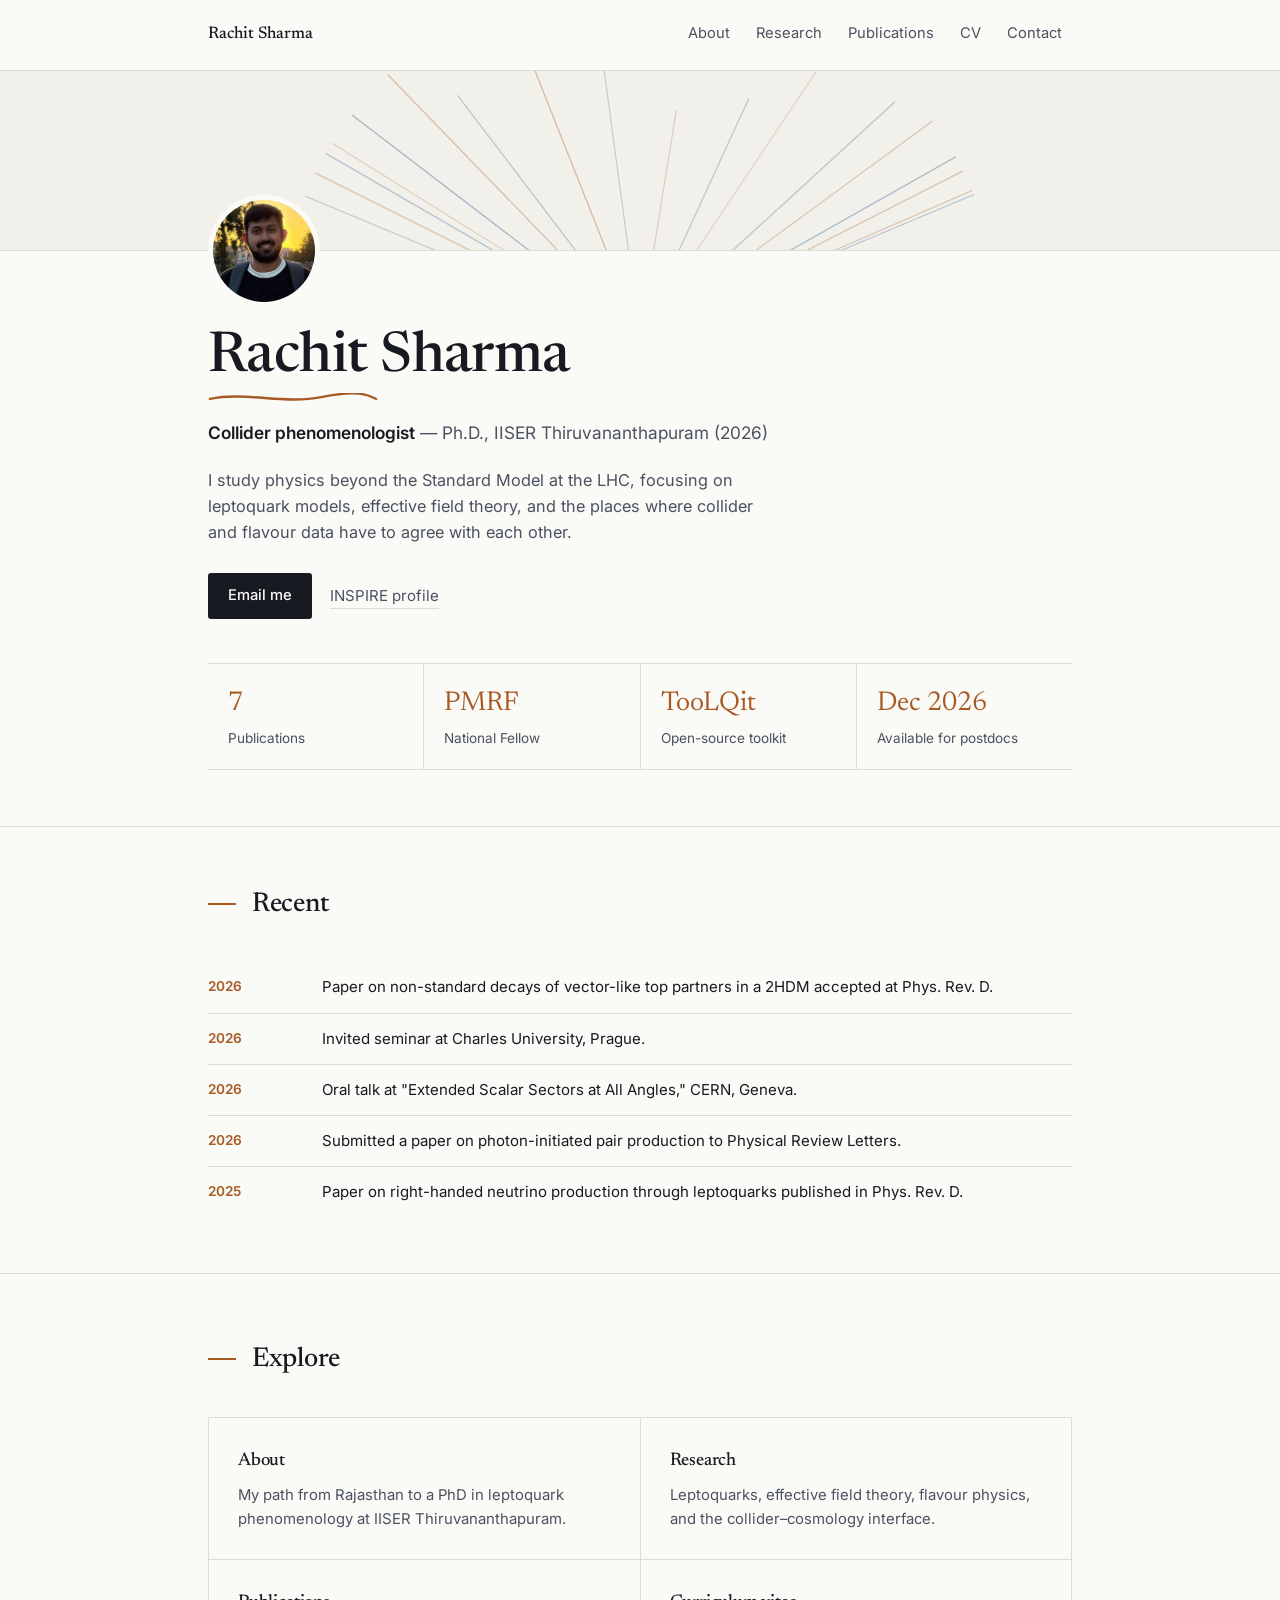
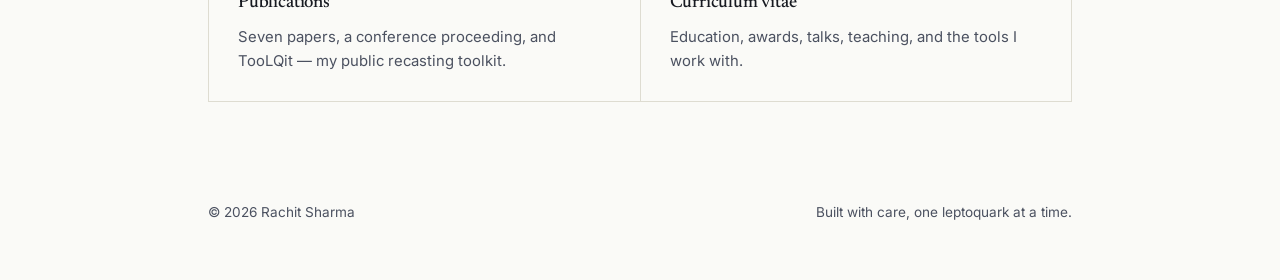
<file: index.html>
<!DOCTYPE html>
<html lang="en">
<head>
<meta charset="UTF-8">
<meta name="viewport" content="width=device-width, initial-scale=1.0">
<title>Rachit Sharma — Collider Phenomenology</title>
<meta name="description" content="Rachit Sharma is a physicist working on the collider phenomenology of leptoquarks, effective field theory, and the flavour–collider interface.">
<meta property="og:title" content="Rachit Sharma">
<meta property="og:description" content="Collider phenomenologist working on leptoquarks, effective field theory, and the flavour–collider interface.">
<meta property="og:type" content="website">
<link rel="icon" href="data:image/svg+xml,%3Csvg xmlns='http://www.w3.org/2000/svg' viewBox='0 0 64 64'%3E%3Crect width='64' height='64' rx='10' fill='%23171A21'/%3E%3Ctext x='32' y='44' font-family='Georgia,serif' font-size='34' fill='%23FAFAF7' text-anchor='middle'%3ER%3C/text%3E%3C/svg%3E">
<link rel="preconnect" href="https://fonts.googleapis.com">
<link rel="preconnect" href="https://fonts.gstatic.com" crossorigin>
<link href="https://fonts.googleapis.com/css2?family=Newsreader:ital,wght@0,400;0,500;0,600;1,400;1,500&family=Inter:wght@400;500;600;700&display=swap" rel="stylesheet">
<link rel="stylesheet" href="style.css">
</head>
<body>

<header class="site">
  <div class="navbar">
    <span class="name"><a href="index.html">Rachit Sharma</a></span>
    <button class="nav-toggle" aria-label="Toggle navigation"><span></span></button>
    <nav class="links" aria-label="Primary">
      <a href="about.html">About</a>
      <a href="research.html">Research</a>
      <a href="publications.html">Publications</a>
      <a href="cv.html">CV</a>
      <a href="contact.html">Contact</a>
    </nav>
  </div>
</header>

<main>

  <section class="hero">
    <div class="banner" aria-hidden="true">
      <svg viewBox="0 0 1200 180" preserveAspectRatio="xMidYMax slice" xmlns="http://www.w3.org/2000/svg">
        <line class="ray" x1="600" y1="260" x2="20" y2="19" stroke="#24518C" stroke-width="1.2" opacity="0.21" style="animation-delay:0.39s"/>
        <line class="ray" x1="600" y1="260" x2="88" y2="4" stroke="#A85A24" stroke-width="1.2" opacity="0.3" style="animation-delay:0.22s"/>
        <line class="ray" x1="600" y1="260" x2="156" y2="3" stroke="#24518C" stroke-width="1.2" opacity="0.29" style="animation-delay:0.02s"/>
        <line class="ray" x1="600" y1="260" x2="225" y2="26" stroke="#A85A24" stroke-width="1.2" opacity="0.2" style="animation-delay:0.05s"/>
        <line class="ray" x1="600" y1="260" x2="293" y2="25" stroke="#24518C" stroke-width="1.2" opacity="0.36" style="animation-delay:0.07s"/>
        <line class="ray" x1="600" y1="260" x2="361" y2="13" stroke="#A85A24" stroke-width="1.2" opacity="0.32" style="animation-delay:0.57s"/>
        <line class="ray" x1="600" y1="260" x2="429" y2="35" stroke="#24518C" stroke-width="1.2" opacity="0.27" style="animation-delay:0.59s"/>
        <line class="ray" x1="600" y1="260" x2="498" y2="3" stroke="#A85A24" stroke-width="1.2" opacity="0.37" style="animation-delay:0.17s"/>
        <line class="ray" x1="600" y1="260" x2="566" y2="9" stroke="#24518C" stroke-width="1.2" opacity="0.21" style="animation-delay:0.19s"/>
        <line class="ray" x1="600" y1="260" x2="634" y2="49" stroke="#A85A24" stroke-width="1.2" opacity="0.22" style="animation-delay:0.35s"/>
        <line class="ray" x1="600" y1="260" x2="702" y2="38" stroke="#24518C" stroke-width="1.2" opacity="0.26" style="animation-delay:0.33s"/>
        <line class="ray" x1="600" y1="260" x2="771" y2="4" stroke="#A85A24" stroke-width="1.2" opacity="0.19" style="animation-delay:0.12s"/>
        <line class="ray" x1="600" y1="260" x2="839" y2="41" stroke="#24518C" stroke-width="1.2" opacity="0.27" style="animation-delay:0.19s"/>
        <line class="ray" x1="600" y1="260" x2="907" y2="35" stroke="#A85A24" stroke-width="1.2" opacity="0.28" style="animation-delay:0.18s"/>
        <line class="ray" x1="600" y1="260" x2="975" y2="48" stroke="#24518C" stroke-width="1.2" opacity="0.33" style="animation-delay:0.15s"/>
        <line class="ray" x1="600" y1="260" x2="1044" y2="34" stroke="#A85A24" stroke-width="1.2" opacity="0.3" style="animation-delay:0.53s"/>
        <line class="ray" x1="600" y1="260" x2="1112" y2="44" stroke="#24518C" stroke-width="1.2" opacity="0.24" style="animation-delay:0.59s"/>
        <line class="ray" x1="600" y1="260" x2="1180" y2="7" stroke="#A85A24" stroke-width="1.2" opacity="0.27" style="animation-delay:0.45s"/>
      </svg>
    </div>

    <div class="wrap">
      <div class="profile-row">
        <img class="avatar-lg" src="photo.jpg" alt="Rachit Sharma">
      </div>
      <div class="hero-body">
        <h1 class="title">Rachit Sharma</h1>
        <svg class="title-swash" viewBox="0 0 180 10" aria-hidden="true">
          <path d="M2 6 C 40 -2, 80 12, 120 4 S 170 2, 178 6" fill="none" stroke="#A85A24" stroke-width="2.5" stroke-linecap="round"/>
        </svg>
        <p class="role-line"><strong>Collider phenomenologist</strong> — Ph.D., IISER Thiruvananthapuram (2026)</p>
        <p class="lead">I study physics beyond the Standard Model at the LHC, focusing on leptoquark models, effective field theory, and the places where collider and flavour data have to agree with each other.</p>
        <div class="hero-links">
          <a class="btn" href="mailto:rachit.sgnr@gmail.com">Email me</a>
          <a class="text-link" href="https://inspirehep.net/authors/2739739" target="_blank" rel="noopener">INSPIRE profile</a>
        </div>
      </div>

      <div class="stats-row">
        <div class="stat"><span class="num">7</span><span class="lbl">Publications</span></div>
        <div class="stat"><span class="num">PMRF</span><span class="lbl">National Fellow</span></div>
        <div class="stat"><span class="num">TooLQit</span><span class="lbl">Open-source toolkit</span></div>
        <div class="stat"><span class="num">Dec 2026</span><span class="lbl">Available for postdocs</span></div>
      </div>
    </div>
  </section>

  <section>
    <div class="wrap">
      <div class="section-head"><span class="rule"></span><h2>Recent</h2></div>
      <ul class="recent-list">
        <li><span class="when">2026</span><span>Paper on non-standard decays of vector-like top partners in a 2HDM accepted at Phys. Rev. D.</span></li>
        <li><span class="when">2026</span><span>Invited seminar at Charles University, Prague.</span></li>
        <li><span class="when">2026</span><span>Oral talk at "Extended Scalar Sectors at All Angles," CERN, Geneva.</span></li>
        <li><span class="when">2026</span><span>Submitted a paper on photon-initiated pair production to Physical Review Letters.</span></li>
        <li><span class="when">2025</span><span>Paper on right-handed neutrino production through leptoquarks published in Phys. Rev. D.</span></li>
      </ul>
    </div>
  </section>

  <section class="explore">
    <div class="wrap">
      <div class="section-head"><span class="rule"></span><h2>Explore</h2></div>
      <div class="explore-grid">
        <a class="explore-card" href="about.html">
          <h3>About</h3>
          <p>My path from Rajasthan to a PhD in leptoquark phenomenology at IISER Thiruvananthapuram.</p>
        </a>
        <a class="explore-card" href="research.html">
          <h3>Research</h3>
          <p>Leptoquarks, effective field theory, flavour physics, and the collider–cosmology interface.</p>
        </a>
        <a class="explore-card" href="publications.html">
          <h3>Publications</h3>
          <p>Seven papers, a conference proceeding, and TooLQit — my public recasting toolkit.</p>
        </a>
        <a class="explore-card" href="cv.html">
          <h3>Curriculum vitae</h3>
          <p>Education, awards, talks, teaching, and the tools I work with.</p>
        </a>
      </div>
    </div>
  </section>

</main>

<footer>
  <div class="wrap">
    <span>© 2026 Rachit Sharma</span>
    <span>Built with care, one leptoquark at a time.</span>
  </div>
</footer>

<script src="script.js"></script>
</body>
</html>
</file>
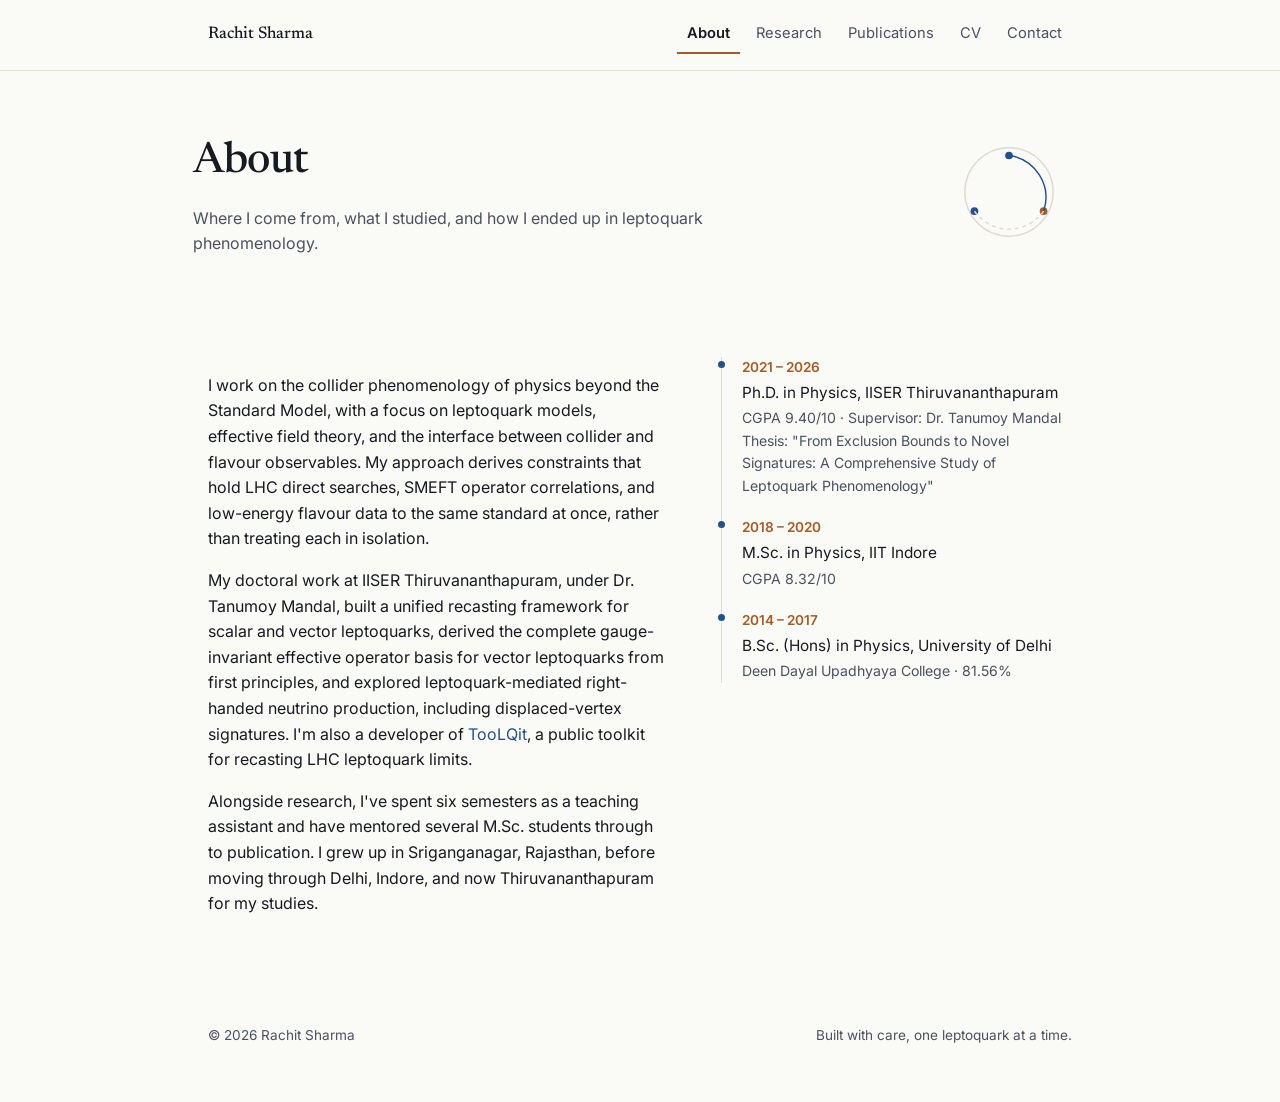
<file: about.html>
<!DOCTYPE html>
<html lang="en">
<head>
<meta charset="UTF-8">
<meta name="viewport" content="width=device-width, initial-scale=1.0">
<title>About — Rachit Sharma</title>
<link rel="icon" href="data:image/svg+xml,%3Csvg xmlns='http://www.w3.org/2000/svg' viewBox='0 0 64 64'%3E%3Crect width='64' height='64' rx='10' fill='%23171A21'/%3E%3Ctext x='32' y='44' font-family='Georgia,serif' font-size='34' fill='%23FAFAF7' text-anchor='middle'%3ER%3C/text%3E%3C/svg%3E">
<link rel="preconnect" href="https://fonts.googleapis.com">
<link rel="preconnect" href="https://fonts.gstatic.com" crossorigin>
<link href="https://fonts.googleapis.com/css2?family=Newsreader:ital,wght@0,400;0,500;0,600;1,400;1,500&family=Inter:wght@400;500;600;700&display=swap" rel="stylesheet">
<link rel="stylesheet" href="style.css">
</head>
<body>

<header class="site">
  <div class="navbar">
    <span class="name"><a href="index.html">Rachit Sharma</a></span>
    <button class="nav-toggle" aria-label="Toggle navigation"><span></span></button>
    <nav class="links" aria-label="Primary">
      <a href="about.html" class="active">About</a>
      <a href="research.html">Research</a>
      <a href="publications.html">Publications</a>
      <a href="cv.html">CV</a>
      <a href="contact.html">Contact</a>
    </nav>
  </div>
</header>

<main>

  <section class="page-hero">
    <div class="wrap" style="display:grid; grid-template-columns:1fr auto; gap:30px; align-items:center; width:100%;">
      <div>
        <h1>About</h1>
        <p>Where I come from, what I studied, and how I ended up in leptoquark phenomenology.</p>
      </div>
      <svg class="motif" viewBox="0 0 100 100" aria-hidden="true">
        <circle cx="50" cy="50" r="46" fill="none" stroke="#DEDCD1" stroke-width="1.5"/>
        <circle cx="50" cy="12" r="4" fill="#24518C"/>
        <circle cx="86" cy="70" r="4" fill="#A85A24"/>
        <circle cx="14" cy="70" r="4" fill="#24518C"/>
        <path d="M50 12 A 44 44 0 0 1 86 70" fill="none" stroke="#24518C" stroke-width="1.5"/>
        <path d="M86 70 A 44 44 0 0 1 14 70" fill="none" stroke="#DEDCD1" stroke-width="1.5" stroke-dasharray="4 4"/>
      </svg>
    </div>
  </section>

  <section style="border-top:none;">
    <div class="wrap">
      <div class="about-grid">
        <div class="prose">
          <p>I work on the collider phenomenology of physics beyond the Standard Model, with a focus on leptoquark models, effective field theory, and the interface between collider and flavour observables. My approach derives constraints that hold LHC direct searches, SMEFT operator correlations, and low-energy flavour data to the same standard at once, rather than treating each in isolation.</p>
          <p>My doctoral work at IISER Thiruvananthapuram, under Dr. Tanumoy Mandal, built a unified recasting framework for scalar and vector leptoquarks, derived the complete gauge-invariant effective operator basis for vector leptoquarks from first principles, and explored leptoquark-mediated right-handed neutrino production, including displaced-vertex signatures. I'm also a developer of <a href="https://arxiv.org/abs/2412.19729" target="_blank" rel="noopener">TooLQit</a>, a public toolkit for recasting LHC leptoquark limits.</p>
          <p>Alongside research, I've spent six semesters as a teaching assistant and have mentored several M.Sc. students through to publication. I grew up in Sriganganagar, Rajasthan, before moving through Delhi, Indore, and now Thiruvananthapuram for my studies.</p>
        </div>
        <ul class="timeline">
          <li>
            <div class="yr">2021 – 2026</div>
            <p class="what">Ph.D. in Physics, IISER Thiruvananthapuram</p>
            <p class="sub">CGPA 9.40/10 · Supervisor: Dr. Tanumoy Mandal<br>Thesis: "From Exclusion Bounds to Novel Signatures: A Comprehensive Study of Leptoquark Phenomenology"</p>
          </li>
          <li>
            <div class="yr">2018 – 2020</div>
            <p class="what">M.Sc. in Physics, IIT Indore</p>
            <p class="sub">CGPA 8.32/10</p>
          </li>
          <li>
            <div class="yr">2014 – 2017</div>
            <p class="what">B.Sc. (Hons) in Physics, University of Delhi</p>
            <p class="sub">Deen Dayal Upadhyaya College · 81.56%</p>
          </li>
        </ul>
      </div>
    </div>
  </section>

</main>

<footer>
  <div class="wrap">
    <span>© 2026 Rachit Sharma</span>
    <span>Built with care, one leptoquark at a time.</span>
  </div>
</footer>

<script src="script.js"></script>
</body>
</html>
</file>
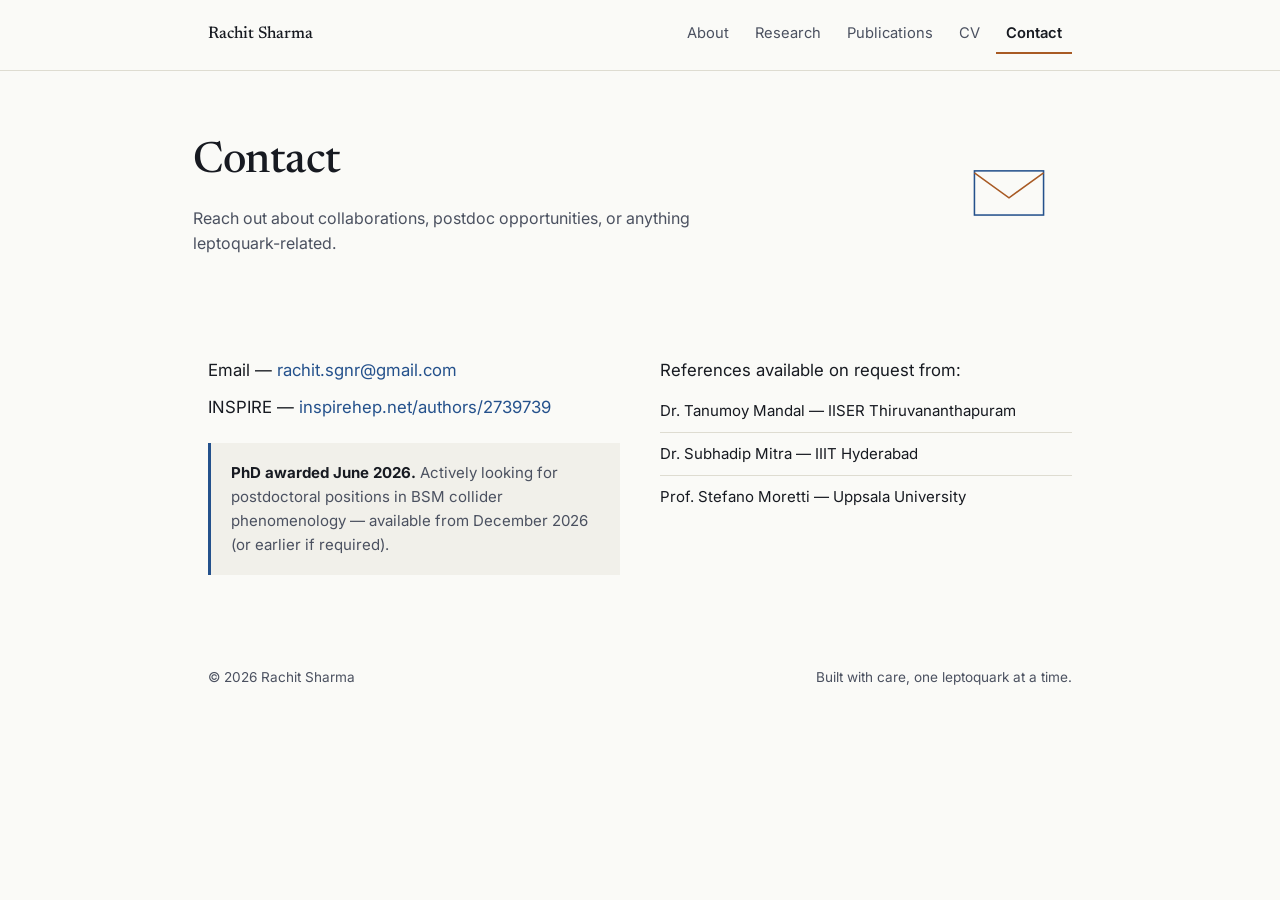
<file: contact.html>
<!DOCTYPE html>
<html lang="en">
<head>
<meta charset="UTF-8">
<meta name="viewport" content="width=device-width, initial-scale=1.0">
<title>Contact — Rachit Sharma</title>
<link rel="icon" href="data:image/svg+xml,%3Csvg xmlns='http://www.w3.org/2000/svg' viewBox='0 0 64 64'%3E%3Crect width='64' height='64' rx='10' fill='%23171A21'/%3E%3Ctext x='32' y='44' font-family='Georgia,serif' font-size='34' fill='%23FAFAF7' text-anchor='middle'%3ER%3C/text%3E%3C/svg%3E">
<link rel="preconnect" href="https://fonts.googleapis.com">
<link rel="preconnect" href="https://fonts.gstatic.com" crossorigin>
<link href="https://fonts.googleapis.com/css2?family=Newsreader:ital,wght@0,400;0,500;0,600;1,400;1,500&family=Inter:wght@400;500;600;700&display=swap" rel="stylesheet">
<link rel="stylesheet" href="style.css">
</head>
<body>

<header class="site">
  <div class="navbar">
    <span class="name"><a href="index.html">Rachit Sharma</a></span>
    <button class="nav-toggle" aria-label="Toggle navigation"><span></span></button>
    <nav class="links" aria-label="Primary">
      <a href="about.html">About</a>
      <a href="research.html">Research</a>
      <a href="publications.html">Publications</a>
      <a href="cv.html">CV</a>
      <a href="contact.html" class="active">Contact</a>
    </nav>
  </div>
</header>

<main>

  <section class="page-hero">
    <div class="wrap" style="display:grid; grid-template-columns:1fr auto; gap:30px; align-items:center; width:100%;">
      <div>
        <h1>Contact</h1>
        <p>Reach out about collaborations, postdoc opportunities, or anything leptoquark-related.</p>
      </div>
      <svg class="motif" viewBox="0 0 100 100" aria-hidden="true">
        <rect x="14" y="28" width="72" height="46" fill="none" stroke="#24518C" stroke-width="1.6"/>
        <path d="M14 30 L50 56 L86 30" fill="none" stroke="#A85A24" stroke-width="1.6"/>
      </svg>
    </div>
  </section>

  <section style="border-top:none;">
    <div class="wrap">
      <div class="contact-grid">
        <div>
          <p class="contact-line">Email — <a href="mailto:rachit.sgnr@gmail.com">rachit.sgnr@gmail.com</a></p>
          <p class="contact-line">INSPIRE — <a href="https://inspirehep.net/authors/2739739" target="_blank" rel="noopener">inspirehep.net/authors/2739739</a></p>
          <div class="status-note">
            <strong>PhD awarded June 2026.</strong> Actively looking for postdoctoral positions in BSM collider phenomenology — available from December 2026 (or earlier if required).
          </div>
        </div>
        <div>
          <p class="contact-line" style="margin-bottom:6px;">References available on request from:</p>
          <ul class="plain">
            <li>Dr. Tanumoy Mandal — IISER Thiruvananthapuram</li>
            <li>Dr. Subhadip Mitra — IIIT Hyderabad</li>
            <li>Prof. Stefano Moretti — Uppsala University</li>
          </ul>
        </div>
      </div>
    </div>
  </section>

</main>

<footer>
  <div class="wrap">
    <span>© 2026 Rachit Sharma</span>
    <span>Built with care, one leptoquark at a time.</span>
  </div>
</footer>

<script src="script.js"></script>
</body>
</html>
</file>
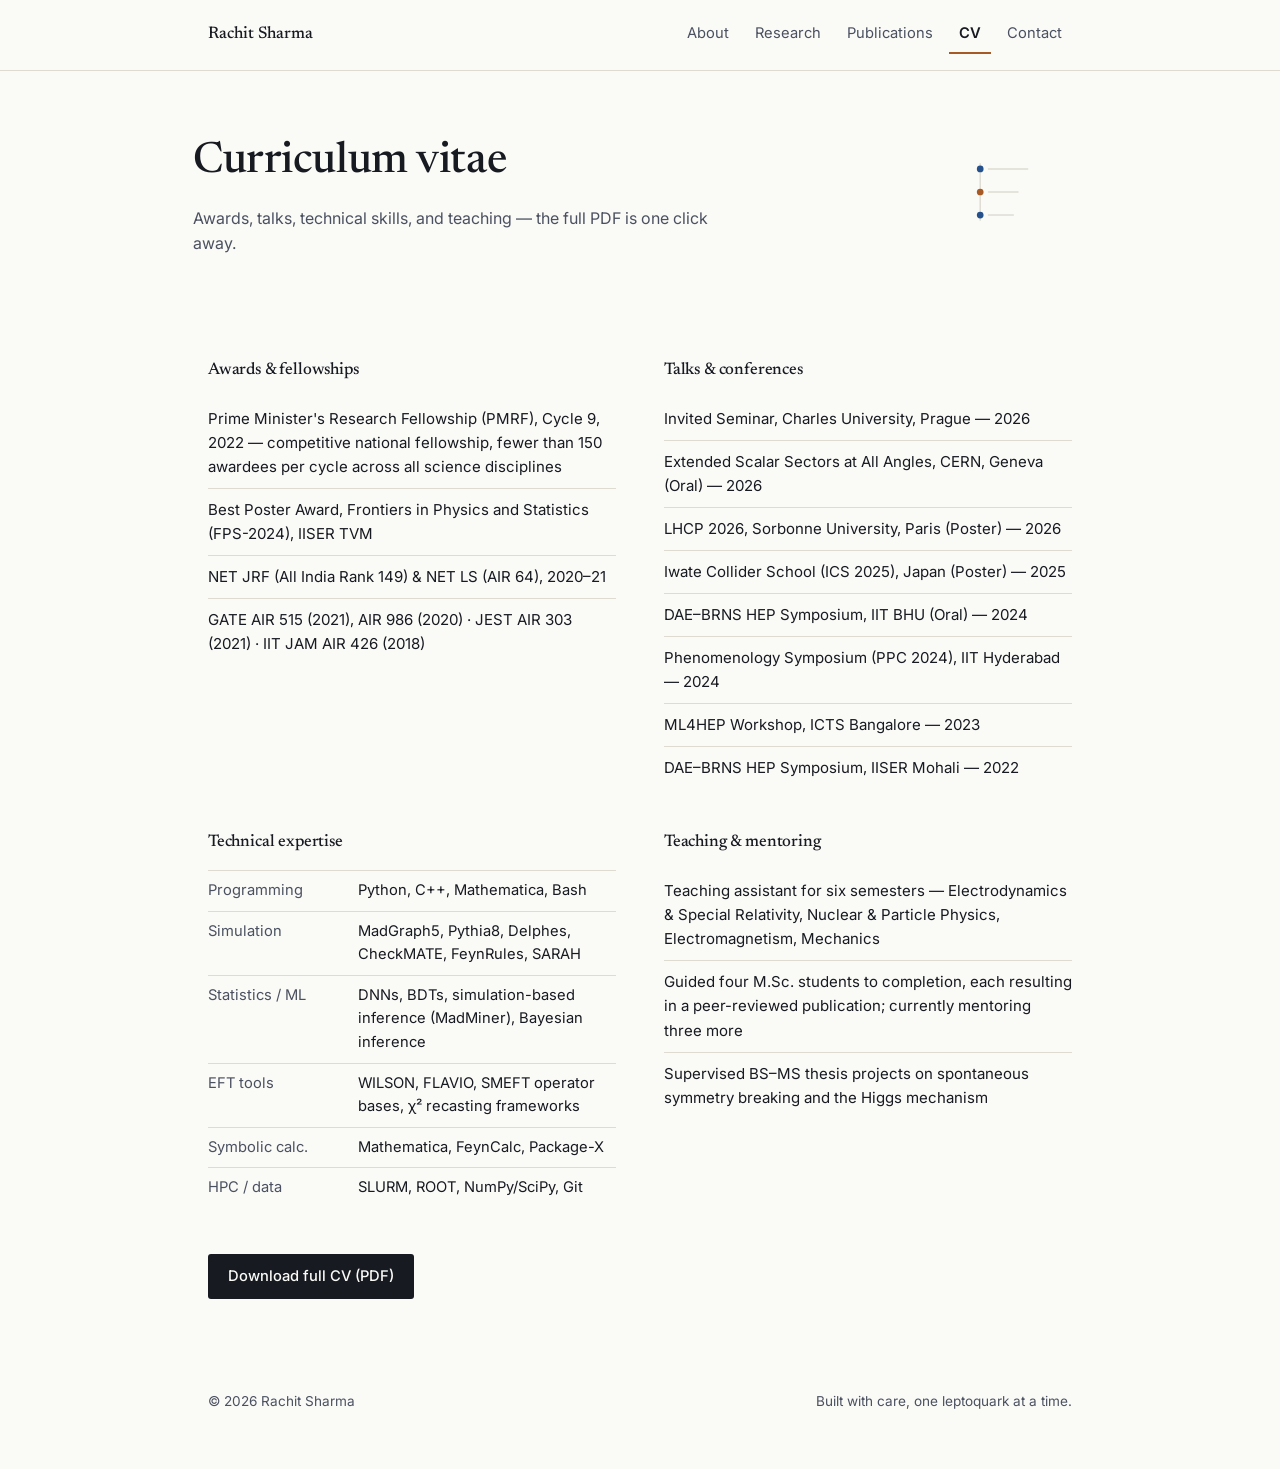
<file: cv.html>
<!DOCTYPE html>
<html lang="en">
<head>
<meta charset="UTF-8">
<meta name="viewport" content="width=device-width, initial-scale=1.0">
<title>CV — Rachit Sharma</title>
<link rel="icon" href="data:image/svg+xml,%3Csvg xmlns='http://www.w3.org/2000/svg' viewBox='0 0 64 64'%3E%3Crect width='64' height='64' rx='10' fill='%23171A21'/%3E%3Ctext x='32' y='44' font-family='Georgia,serif' font-size='34' fill='%23FAFAF7' text-anchor='middle'%3ER%3C/text%3E%3C/svg%3E">
<link rel="preconnect" href="https://fonts.googleapis.com">
<link rel="preconnect" href="https://fonts.gstatic.com" crossorigin>
<link href="https://fonts.googleapis.com/css2?family=Newsreader:ital,wght@0,400;0,500;0,600;1,400;1,500&family=Inter:wght@400;500;600;700&display=swap" rel="stylesheet">
<link rel="stylesheet" href="style.css">
</head>
<body>

<header class="site">
  <div class="navbar">
    <span class="name"><a href="index.html">Rachit Sharma</a></span>
    <button class="nav-toggle" aria-label="Toggle navigation"><span></span></button>
    <nav class="links" aria-label="Primary">
      <a href="about.html">About</a>
      <a href="research.html">Research</a>
      <a href="publications.html">Publications</a>
      <a href="cv.html" class="active">CV</a>
      <a href="contact.html">Contact</a>
    </nav>
  </div>
</header>

<main>

  <section class="page-hero">
    <div class="wrap" style="display:grid; grid-template-columns:1fr auto; gap:30px; align-items:center; width:100%;">
      <div>
        <h1>Curriculum vitae</h1>
        <p>Awards, talks, technical skills, and teaching — the full PDF is one click away.</p>
      </div>
      <svg class="motif" viewBox="0 0 100 100" aria-hidden="true">
        <line x1="20" y1="20" x2="20" y2="80" stroke="#DEDCD1" stroke-width="1.5"/>
        <circle cx="20" cy="26" r="3.5" fill="#24518C"/>
        <circle cx="20" cy="50" r="3.5" fill="#A85A24"/>
        <circle cx="20" cy="74" r="3.5" fill="#24518C"/>
        <line x1="28" y1="26" x2="70" y2="26" stroke="#DEDCD1" stroke-width="1.5"/>
        <line x1="28" y1="50" x2="60" y2="50" stroke="#DEDCD1" stroke-width="1.5"/>
        <line x1="28" y1="74" x2="55" y2="74" stroke="#DEDCD1" stroke-width="1.5"/>
      </svg>
    </div>
  </section>

  <section style="border-top:none;">
    <div class="wrap">
      <div class="cv-cols">
        <div class="cv-block">
          <h3>Awards &amp; fellowships</h3>
          <ul class="plain">
            <li>Prime Minister's Research Fellowship (PMRF), Cycle 9, 2022 — competitive national fellowship, fewer than 150 awardees per cycle across all science disciplines</li>
            <li>Best Poster Award, Frontiers in Physics and Statistics (FPS-2024), IISER TVM</li>
            <li>NET JRF (All India Rank 149) &amp; NET LS (AIR 64), 2020–21</li>
            <li>GATE AIR 515 (2021), AIR 986 (2020) · JEST AIR 303 (2021) · IIT JAM AIR 426 (2018)</li>
          </ul>
        </div>

        <div class="cv-block">
          <h3>Talks &amp; conferences</h3>
          <ul class="plain">
            <li>Invited Seminar, Charles University, Prague — 2026</li>
            <li>Extended Scalar Sectors at All Angles, CERN, Geneva (Oral) — 2026</li>
            <li>LHCP 2026, Sorbonne University, Paris (Poster) — 2026</li>
            <li>Iwate Collider School (ICS 2025), Japan (Poster) — 2025</li>
            <li>DAE–BRNS HEP Symposium, IIT BHU (Oral) — 2024</li>
            <li>Phenomenology Symposium (PPC 2024), IIT Hyderabad — 2024</li>
            <li>ML4HEP Workshop, ICTS Bangalore — 2023</li>
            <li>DAE–BRNS HEP Symposium, IISER Mohali — 2022</li>
          </ul>
        </div>

        <div class="cv-block">
          <h3>Technical expertise</h3>
          <div class="skill-row"><span class="k">Programming</span><span>Python, C++, Mathematica, Bash</span></div>
          <div class="skill-row"><span class="k">Simulation</span><span>MadGraph5, Pythia8, Delphes, CheckMATE, FeynRules, SARAH</span></div>
          <div class="skill-row"><span class="k">Statistics / ML</span><span>DNNs, BDTs, simulation-based inference (MadMiner), Bayesian inference</span></div>
          <div class="skill-row"><span class="k">EFT tools</span><span>WILSON, FLAVIO, SMEFT operator bases, χ² recasting frameworks</span></div>
          <div class="skill-row"><span class="k">Symbolic calc.</span><span>Mathematica, FeynCalc, Package-X</span></div>
          <div class="skill-row"><span class="k">HPC / data</span><span>SLURM, ROOT, NumPy/SciPy, Git</span></div>
        </div>

        <div class="cv-block">
          <h3>Teaching &amp; mentoring</h3>
          <ul class="plain">
            <li>Teaching assistant for six semesters — Electrodynamics &amp; Special Relativity, Nuclear &amp; Particle Physics, Electromagnetism, Mechanics</li>
            <li>Guided four M.Sc. students to completion, each resulting in a peer-reviewed publication; currently mentoring three more</li>
            <li>Supervised BS–MS thesis projects on spontaneous symmetry breaking and the Higgs mechanism</li>
          </ul>
        </div>
      </div>

      <div class="cv-download">
        <!-- To activate: upload your CV PDF alongside this file, named exactly as below,
             or change the href to wherever you host it. -->
        <a class="btn" href="./Rachit_Sharma_CV.pdf">Download full CV (PDF)</a>
      </div>
    </div>
  </section>

</main>

<footer>
  <div class="wrap">
    <span>© 2026 Rachit Sharma</span>
    <span>Built with care, one leptoquark at a time.</span>
  </div>
</footer>

<script src="script.js"></script>
</body>
</html>
</file>
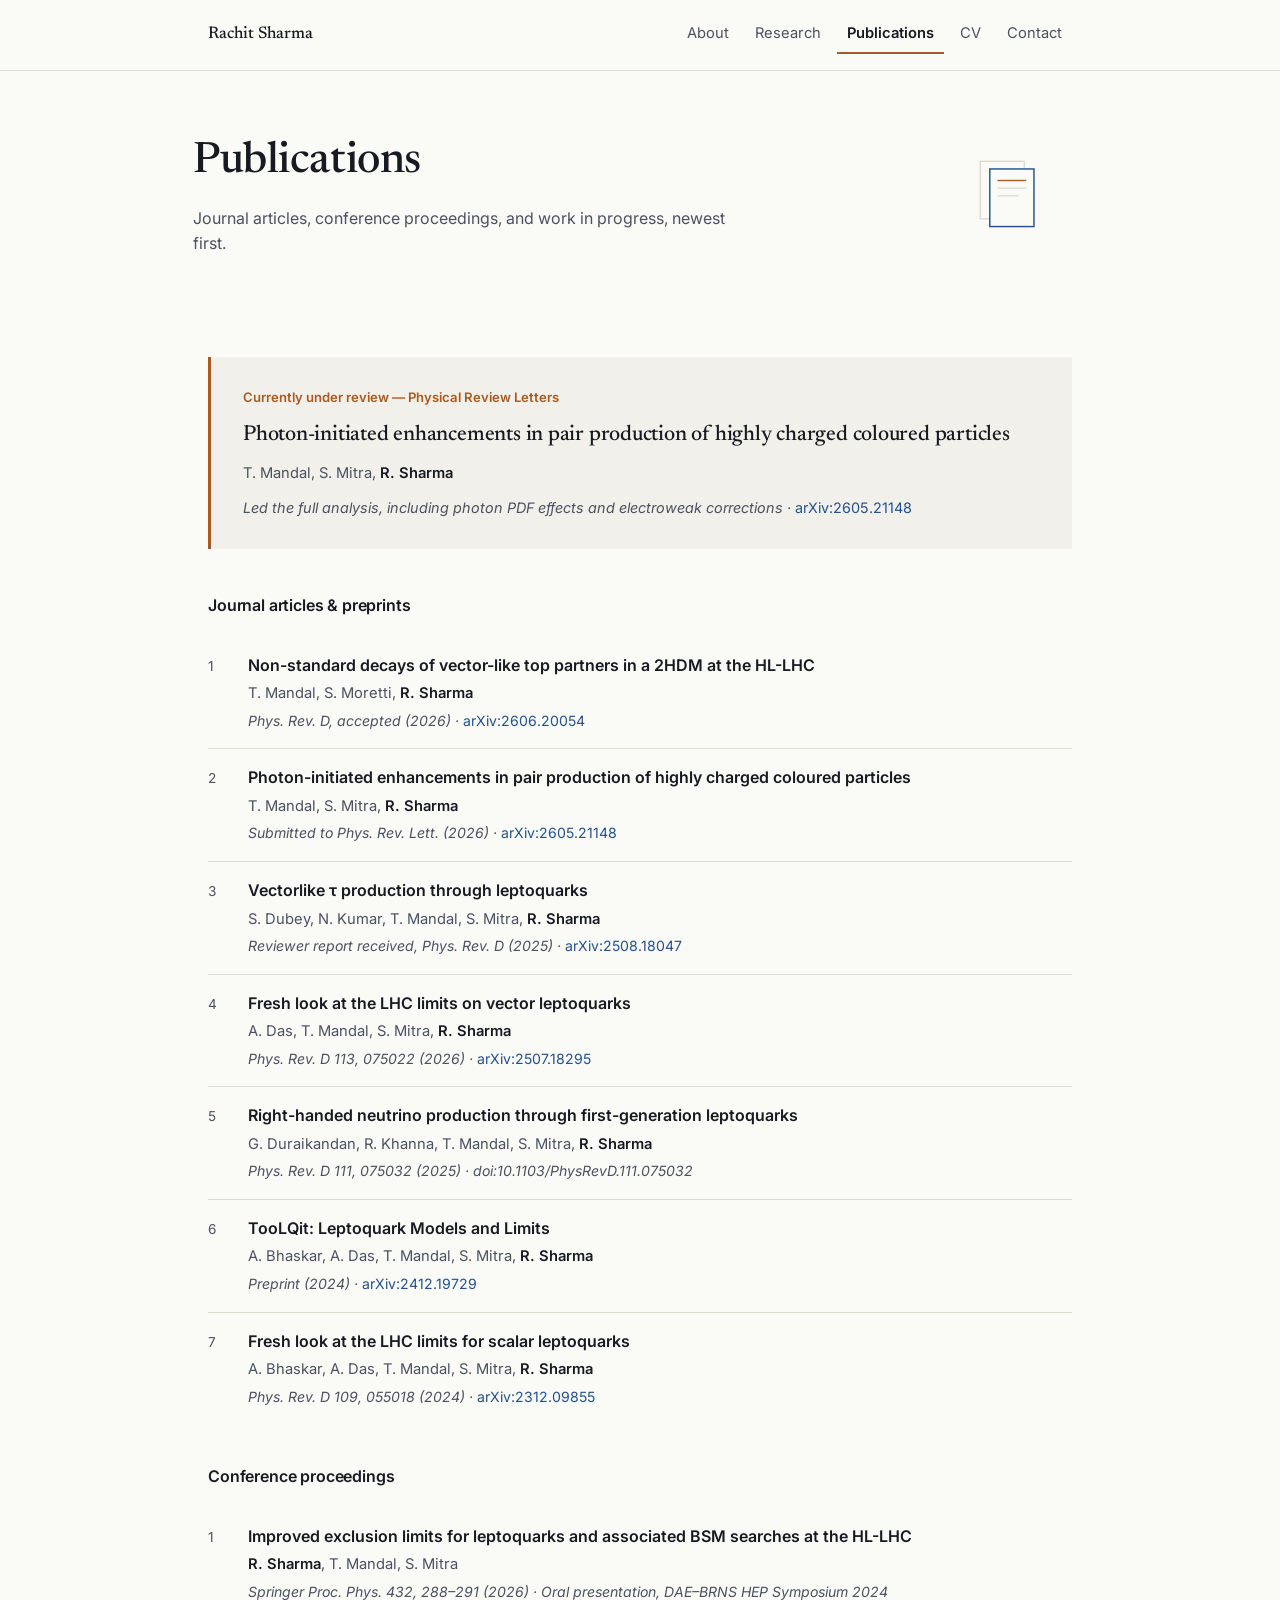
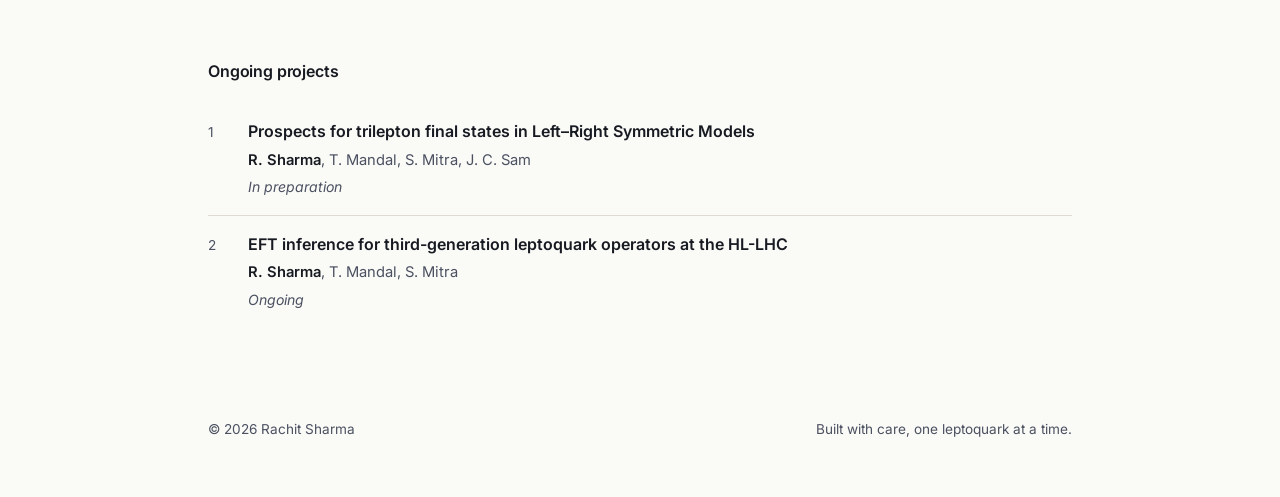
<file: publications.html>
<!DOCTYPE html>
<html lang="en">
<head>
<meta charset="UTF-8">
<meta name="viewport" content="width=device-width, initial-scale=1.0">
<title>Publications — Rachit Sharma</title>
<link rel="icon" href="data:image/svg+xml,%3Csvg xmlns='http://www.w3.org/2000/svg' viewBox='0 0 64 64'%3E%3Crect width='64' height='64' rx='10' fill='%23171A21'/%3E%3Ctext x='32' y='44' font-family='Georgia,serif' font-size='34' fill='%23FAFAF7' text-anchor='middle'%3ER%3C/text%3E%3C/svg%3E">
<link rel="preconnect" href="https://fonts.googleapis.com">
<link rel="preconnect" href="https://fonts.gstatic.com" crossorigin>
<link href="https://fonts.googleapis.com/css2?family=Newsreader:ital,wght@0,400;0,500;0,600;1,400;1,500&family=Inter:wght@400;500;600;700&display=swap" rel="stylesheet">
<link rel="stylesheet" href="style.css">
</head>
<body>

<header class="site">
  <div class="navbar">
    <span class="name"><a href="index.html">Rachit Sharma</a></span>
    <button class="nav-toggle" aria-label="Toggle navigation"><span></span></button>
    <nav class="links" aria-label="Primary">
      <a href="about.html">About</a>
      <a href="research.html">Research</a>
      <a href="publications.html" class="active">Publications</a>
      <a href="cv.html">CV</a>
      <a href="contact.html">Contact</a>
    </nav>
  </div>
</header>

<main>

  <section class="page-hero">
    <div class="wrap" style="display:grid; grid-template-columns:1fr auto; gap:30px; align-items:center; width:100%;">
      <div>
        <h1>Publications</h1>
        <p>Journal articles, conference proceedings, and work in progress, newest first.</p>
      </div>
      <svg class="motif" viewBox="0 0 100 100" aria-hidden="true">
        <rect x="20" y="18" width="46" height="60" fill="none" stroke="#DEDCD1" stroke-width="1.5"/>
        <rect x="30" y="26" width="46" height="60" fill="#FAFAF7" stroke="#24518C" stroke-width="1.5"/>
        <line x1="38" y1="38" x2="68" y2="38" stroke="#A85A24" stroke-width="1.4"/>
        <line x1="38" y1="46" x2="68" y2="46" stroke="#DEDCD1" stroke-width="1.4"/>
        <line x1="38" y1="54" x2="60" y2="54" stroke="#DEDCD1" stroke-width="1.4"/>
      </svg>
    </div>
  </section>

  <section style="border-top:none;">
    <div class="wrap">

      <div class="featured-pub">
        <p class="kicker">Currently under review — Physical Review Letters</p>
        <h3>Photon-initiated enhancements in pair production of highly charged coloured particles</h3>
        <p class="pub-authors">T. Mandal, S. Mitra, <span class="me">R. Sharma</span></p>
        <p class="pub-meta">Led the full analysis, including photon PDF effects and electroweak corrections · <a href="https://arxiv.org/abs/2605.21148" target="_blank" rel="noopener">arXiv:2605.21148</a></p>
      </div>

      <div class="pub-group">
        <h3>Journal articles &amp; preprints</h3>
        <ol class="pubs">
          <li>
            <div class="pub-num"></div>
            <div>
              <p class="pub-title">Non-standard decays of vector-like top partners in a 2HDM at the HL-LHC</p>
              <p class="pub-authors">T. Mandal, S. Moretti, <span class="me">R. Sharma</span></p>
              <p class="pub-meta">Phys. Rev. D, accepted (2026) · <a href="https://arxiv.org/abs/2606.20054" target="_blank" rel="noopener">arXiv:2606.20054</a></p>
            </div>
          </li>
          <li>
            <div class="pub-num"></div>
            <div>
              <p class="pub-title">Photon-initiated enhancements in pair production of highly charged coloured particles</p>
              <p class="pub-authors">T. Mandal, S. Mitra, <span class="me">R. Sharma</span></p>
              <p class="pub-meta">Submitted to Phys. Rev. Lett. (2026) · <a href="https://arxiv.org/abs/2605.21148" target="_blank" rel="noopener">arXiv:2605.21148</a></p>
            </div>
          </li>
          <li>
            <div class="pub-num"></div>
            <div>
              <p class="pub-title">Vectorlike τ production through leptoquarks</p>
              <p class="pub-authors">S. Dubey, N. Kumar, T. Mandal, S. Mitra, <span class="me">R. Sharma</span></p>
              <p class="pub-meta">Reviewer report received, Phys. Rev. D (2025) · <a href="https://arxiv.org/abs/2508.18047" target="_blank" rel="noopener">arXiv:2508.18047</a></p>
            </div>
          </li>
          <li>
            <div class="pub-num"></div>
            <div>
              <p class="pub-title">Fresh look at the LHC limits on vector leptoquarks</p>
              <p class="pub-authors">A. Das, T. Mandal, S. Mitra, <span class="me">R. Sharma</span></p>
              <p class="pub-meta">Phys. Rev. D 113, 075022 (2026) · <a href="https://arxiv.org/abs/2507.18295" target="_blank" rel="noopener">arXiv:2507.18295</a></p>
            </div>
          </li>
          <li>
            <div class="pub-num"></div>
            <div>
              <p class="pub-title">Right-handed neutrino production through first-generation leptoquarks</p>
              <p class="pub-authors">G. Duraikandan, R. Khanna, T. Mandal, S. Mitra, <span class="me">R. Sharma</span></p>
              <p class="pub-meta">Phys. Rev. D 111, 075032 (2025) · doi:10.1103/PhysRevD.111.075032</p>
            </div>
          </li>
          <li>
            <div class="pub-num"></div>
            <div>
              <p class="pub-title">TooLQit: Leptoquark Models and Limits</p>
              <p class="pub-authors">A. Bhaskar, A. Das, T. Mandal, S. Mitra, <span class="me">R. Sharma</span></p>
              <p class="pub-meta">Preprint (2024) · <a href="https://arxiv.org/abs/2412.19729" target="_blank" rel="noopener">arXiv:2412.19729</a></p>
            </div>
          </li>
          <li>
            <div class="pub-num"></div>
            <div>
              <p class="pub-title">Fresh look at the LHC limits for scalar leptoquarks</p>
              <p class="pub-authors">A. Bhaskar, A. Das, T. Mandal, S. Mitra, <span class="me">R. Sharma</span></p>
              <p class="pub-meta">Phys. Rev. D 109, 055018 (2024) · <a href="https://arxiv.org/abs/2312.09855" target="_blank" rel="noopener">arXiv:2312.09855</a></p>
            </div>
          </li>
        </ol>
      </div>

      <div class="pub-group">
        <h3>Conference proceedings</h3>
        <ol class="pubs">
          <li>
            <div class="pub-num"></div>
            <div>
              <p class="pub-title">Improved exclusion limits for leptoquarks and associated BSM searches at the HL-LHC</p>
              <p class="pub-authors"><span class="me">R. Sharma</span>, T. Mandal, S. Mitra</p>
              <p class="pub-meta">Springer Proc. Phys. 432, 288–291 (2026) · Oral presentation, DAE–BRNS HEP Symposium 2024</p>
            </div>
          </li>
        </ol>
      </div>

      <div class="pub-group">
        <h3>Ongoing projects</h3>
        <ol class="pubs">
          <li>
            <div class="pub-num"></div>
            <div>
              <p class="pub-title">Prospects for trilepton final states in Left–Right Symmetric Models</p>
              <p class="pub-authors"><span class="me">R. Sharma</span>, T. Mandal, S. Mitra, J. C. Sam</p>
              <p class="pub-meta">In preparation</p>
            </div>
          </li>
          <li>
            <div class="pub-num"></div>
            <div>
              <p class="pub-title">EFT inference for third-generation leptoquark operators at the HL-LHC</p>
              <p class="pub-authors"><span class="me">R. Sharma</span>, T. Mandal, S. Mitra</p>
              <p class="pub-meta">Ongoing</p>
            </div>
          </li>
        </ol>
      </div>

    </div>
  </section>

</main>

<footer>
  <div class="wrap">
    <span>© 2026 Rachit Sharma</span>
    <span>Built with care, one leptoquark at a time.</span>
  </div>
</footer>

<script src="script.js"></script>
</body>
</html>
</file>
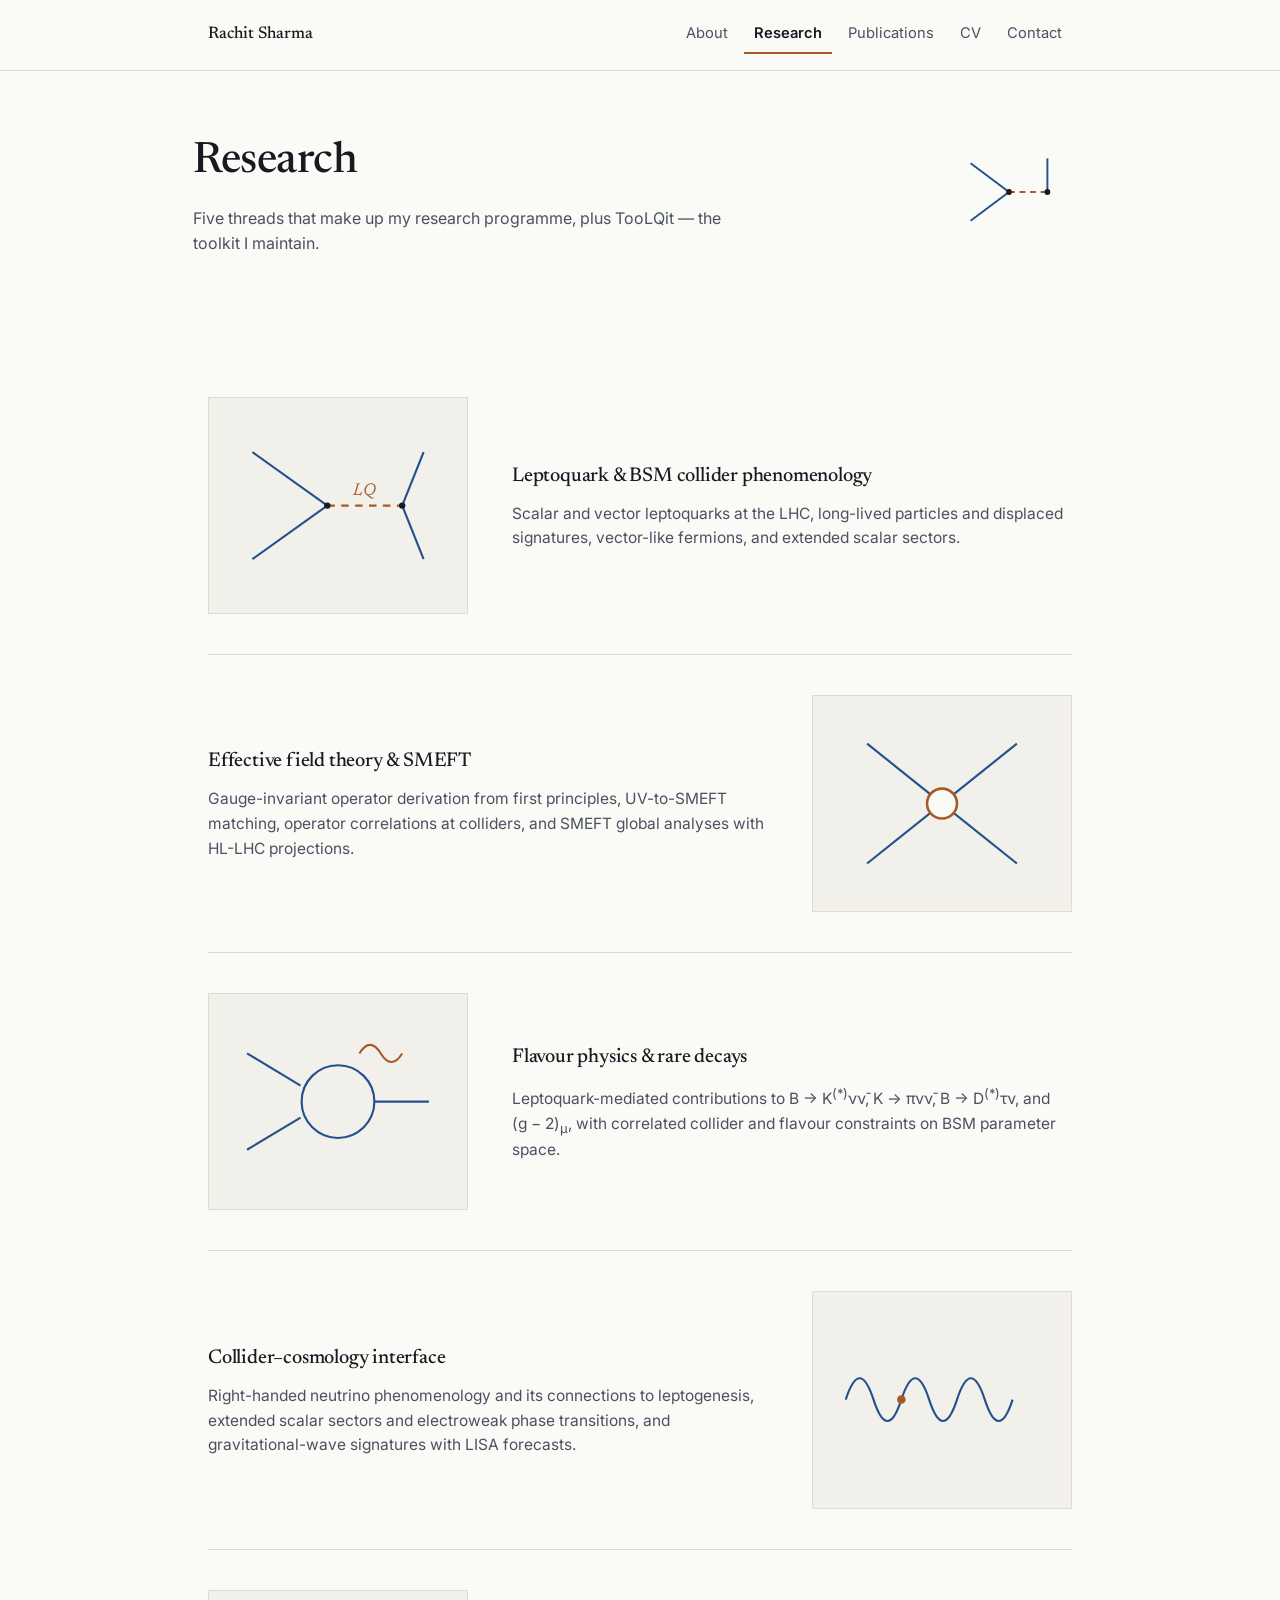
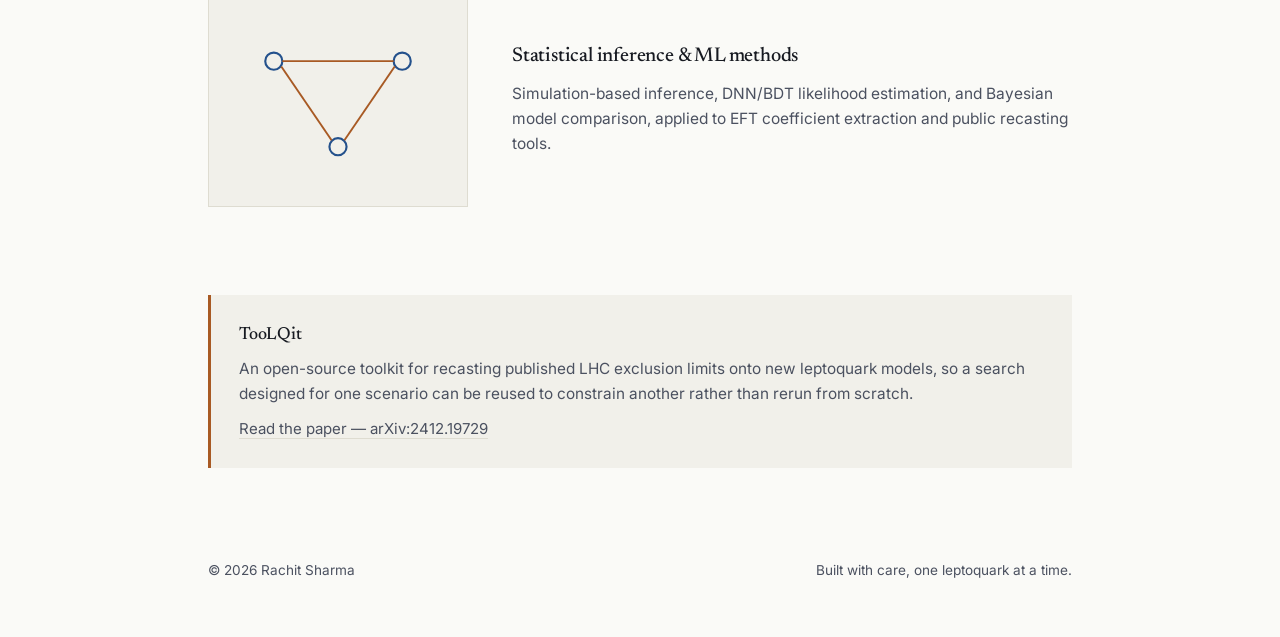
<file: research.html>
<!DOCTYPE html>
<html lang="en">
<head>
<meta charset="UTF-8">
<meta name="viewport" content="width=device-width, initial-scale=1.0">
<title>Research — Rachit Sharma</title>
<link rel="icon" href="data:image/svg+xml,%3Csvg xmlns='http://www.w3.org/2000/svg' viewBox='0 0 64 64'%3E%3Crect width='64' height='64' rx='10' fill='%23171A21'/%3E%3Ctext x='32' y='44' font-family='Georgia,serif' font-size='34' fill='%23FAFAF7' text-anchor='middle'%3ER%3C/text%3E%3C/svg%3E">
<link rel="preconnect" href="https://fonts.googleapis.com">
<link rel="preconnect" href="https://fonts.gstatic.com" crossorigin>
<link href="https://fonts.googleapis.com/css2?family=Newsreader:ital,wght@0,400;0,500;0,600;1,400;1,500&family=Inter:wght@400;500;600;700&display=swap" rel="stylesheet">
<link rel="stylesheet" href="style.css">
</head>
<body>

<header class="site">
  <div class="navbar">
    <span class="name"><a href="index.html">Rachit Sharma</a></span>
    <button class="nav-toggle" aria-label="Toggle navigation"><span></span></button>
    <nav class="links" aria-label="Primary">
      <a href="about.html">About</a>
      <a href="research.html" class="active">Research</a>
      <a href="publications.html">Publications</a>
      <a href="cv.html">CV</a>
      <a href="contact.html">Contact</a>
    </nav>
  </div>
</header>

<main>

  <section class="page-hero">
    <div class="wrap" style="display:grid; grid-template-columns:1fr auto; gap:30px; align-items:center; width:100%;">
      <div>
        <h1>Research</h1>
        <p>Five threads that make up my research programme, plus TooLQit — the toolkit I maintain.</p>
      </div>
      <svg class="motif" viewBox="0 0 100 100" aria-hidden="true">
        <line x1="10" y1="20" x2="50" y2="50" stroke="#24518C" stroke-width="2"/>
        <line x1="10" y1="80" x2="50" y2="50" stroke="#24518C" stroke-width="2"/>
        <line x1="50" y1="50" x2="90" y2="50" stroke="#A85A24" stroke-width="2" stroke-dasharray="6 5"/>
        <line x1="90" y1="50" x2="90" y2="15" stroke="#24518C" stroke-width="2"/>
        <circle cx="50" cy="50" r="3" fill="#171A21"/>
        <circle cx="90" cy="50" r="3" fill="#171A21"/>
      </svg>
    </div>
  </section>

  <section style="border-top:none;">
    <div class="wrap">

      <div class="feature-row">
        <div class="feature-visual">
          <svg viewBox="0 0 200 160" aria-hidden="true">
            <line x1="20" y1="30" x2="90" y2="80" stroke="#24518C" stroke-width="2"/>
            <line x1="20" y1="130" x2="90" y2="80" stroke="#24518C" stroke-width="2"/>
            <line x1="90" y1="80" x2="160" y2="80" stroke="#A85A24" stroke-width="2" stroke-dasharray="7 6"/>
            <line x1="160" y1="80" x2="180" y2="30" stroke="#24518C" stroke-width="2"/>
            <line x1="160" y1="80" x2="180" y2="130" stroke="#24518C" stroke-width="2"/>
            <circle cx="90" cy="80" r="3" fill="#171A21"/>
            <circle cx="160" cy="80" r="3" fill="#171A21"/>
            <text x="125" y="70" font-family="Newsreader, serif" font-style="italic" font-size="16" fill="#A85A24" text-anchor="middle">LQ</text>
          </svg>
        </div>
        <div class="feature-text">
          <h3>Leptoquark &amp; BSM collider phenomenology</h3>
          <p>Scalar and vector leptoquarks at the LHC, long-lived particles and displaced signatures, vector-like fermions, and extended scalar sectors.</p>
        </div>
      </div>

      <div class="feature-row reverse">
        <div class="feature-visual">
          <svg viewBox="0 0 200 160" aria-hidden="true">
            <line x1="100" y1="80" x2="30" y2="24" stroke="#24518C" stroke-width="2"/>
            <line x1="100" y1="80" x2="30" y2="136" stroke="#24518C" stroke-width="2"/>
            <line x1="100" y1="80" x2="170" y2="24" stroke="#24518C" stroke-width="2"/>
            <line x1="100" y1="80" x2="170" y2="136" stroke="#24518C" stroke-width="2"/>
            <circle cx="100" cy="80" r="14" fill="#FAFAF7" stroke="#A85A24" stroke-width="2.4"/>
          </svg>
        </div>
        <div class="feature-text">
          <h3>Effective field theory &amp; SMEFT</h3>
          <p>Gauge-invariant operator derivation from first principles, UV-to-SMEFT matching, operator correlations at colliders, and SMEFT global analyses with HL-LHC projections.</p>
        </div>
      </div>

      <div class="feature-row">
        <div class="feature-visual">
          <svg viewBox="0 0 200 160" aria-hidden="true">
            <line x1="15" y1="35" x2="65" y2="65" stroke="#24518C" stroke-width="2"/>
            <line x1="15" y1="125" x2="65" y2="95" stroke="#24518C" stroke-width="2"/>
            <circle cx="100" cy="80" r="34" fill="none" stroke="#24518C" stroke-width="2"/>
            <line x1="134" y1="80" x2="185" y2="80" stroke="#24518C" stroke-width="2"/>
            <path d="M120 35 q10 -16 20 0 q10 16 20 0" fill="none" stroke="#A85A24" stroke-width="2"/>
          </svg>
        </div>
        <div class="feature-text">
          <h3>Flavour physics &amp; rare decays</h3>
          <p>Leptoquark-mediated contributions to B&nbsp;→&nbsp;K<sup>(*)</sup>νν̄, K&nbsp;→&nbsp;πνν̄, B&nbsp;→&nbsp;D<sup>(*)</sup>τν, and (g&nbsp;−&nbsp;2)<sub>μ</sub>, with correlated collider and flavour constraints on BSM parameter space.</p>
        </div>
      </div>

      <div class="feature-row reverse">
        <div class="feature-visual">
          <svg viewBox="0 0 200 160" aria-hidden="true">
            <path d="M10 80 q13 -40 26 0 t26 0 t26 0 t26 0 t26 0 t26 0" fill="none" stroke="#24518C" stroke-width="2"/>
            <circle cx="62" cy="80" r="4" fill="#A85A24"/>
          </svg>
        </div>
        <div class="feature-text">
          <h3>Collider–cosmology interface</h3>
          <p>Right-handed neutrino phenomenology and its connections to leptogenesis, extended scalar sectors and electroweak phase transitions, and gravitational-wave signatures with LISA forecasts.</p>
        </div>
      </div>

      <div class="feature-row">
        <div class="feature-visual">
          <svg viewBox="0 0 200 160" aria-hidden="true">
            <circle cx="40" cy="45" r="8" fill="none" stroke="#24518C" stroke-width="2"/>
            <circle cx="160" cy="45" r="8" fill="none" stroke="#24518C" stroke-width="2"/>
            <circle cx="100" cy="125" r="8" fill="none" stroke="#24518C" stroke-width="2"/>
            <line x1="47" y1="50" x2="94" y2="119" stroke="#A85A24" stroke-width="1.8"/>
            <line x1="153" y1="50" x2="106" y2="119" stroke="#A85A24" stroke-width="1.8"/>
            <line x1="48" y1="45" x2="152" y2="45" stroke="#A85A24" stroke-width="1.8"/>
          </svg>
        </div>
        <div class="feature-text">
          <h3>Statistical inference &amp; ML methods</h3>
          <p>Simulation-based inference, DNN/BDT likelihood estimation, and Bayesian model comparison, applied to EFT coefficient extraction and public recasting tools.</p>
        </div>
      </div>

      <div class="callout">
        <h3>TooLQit</h3>
        <p>An open-source toolkit for recasting published LHC exclusion limits onto new leptoquark models, so a search designed for one scenario can be reused to constrain another rather than rerun from scratch.</p>
        <a class="text-link" href="https://arxiv.org/abs/2412.19729" target="_blank" rel="noopener">Read the paper — arXiv:2412.19729</a>
      </div>
    </div>
  </section>

</main>

<footer>
  <div class="wrap">
    <span>© 2026 Rachit Sharma</span>
    <span>Built with care, one leptoquark at a time.</span>
  </div>
</footer>

<script src="script.js"></script>
</body>
</html>
</file>
<file: style.css>
/* ===========================================================
   Rachit Sharma — site stylesheet
   =========================================================== */

:root{
  --paper:#FAFAF7;
  --paper-alt:#F1F0EA;
  --ink:#171A21;
  --ink-soft:#4B5160;
  --line:#DEDCD1;
  --accent:#24518C;
  --accent-warm:#A85A24;
  --accent-warm-soft:#F3E7DB;
  --accent-soft:#E4ECF5;
}

*{box-sizing:border-box;}
html{scroll-behavior:smooth;}

body{
  margin:0;
  background:var(--paper);
  color:var(--ink);
  font-family:'Inter',-apple-system,BlinkMacSystemFont,"Segoe UI",sans-serif;
  font-size:16px;
  line-height:1.6;
  -webkit-font-smoothing:antialiased;
}

h1,h2,h3,.serif{
  font-family:'Newsreader', Georgia, 'Times New Roman', serif;
  font-weight:500;
  letter-spacing:-0.01em;
  color:var(--ink);
}

a{color:var(--accent); text-decoration:none;}
a:hover{text-decoration:underline;}
a:focus-visible, button:focus-visible{
  outline:2px solid var(--accent);
  outline-offset:3px;
}

.wrap{max-width:920px; margin:0 auto; padding:0 28px;}
.prose{max-width:640px;}

/* ---------- Nav ---------- */
header.site{
  position:sticky; top:0; z-index:20;
  background:rgba(250,250,247,0.92);
  backdrop-filter:saturate(180%) blur(8px);
  border-bottom:1px solid var(--line);
}
.navbar{
  display:flex; align-items:center; justify-content:space-between;
  padding:16px 28px;
  max-width:920px; margin:0 auto;
}
.navbar .name{font-family:'Newsreader', serif; font-size:1.05rem; font-weight:500;}
.navbar .name a{color:var(--ink);}
nav.links{display:flex; gap:6px;}
nav.links a{
  color:var(--ink-soft);
  font-size:0.92rem;
  padding:6px 10px;
  border-bottom:2px solid transparent;
}
nav.links a:hover{color:var(--accent); text-decoration:none;}
nav.links a.active{color:var(--ink); font-weight:600; border-bottom-color:var(--accent-warm);}
.nav-toggle{display:none;}

@media (max-width:640px){
  nav.links{
    position:fixed; inset:56px 0 auto 0;
    background:var(--paper);
    border-bottom:1px solid var(--line);
    flex-direction:column; gap:0;
    padding:8px 28px 16px;
    transform:translateY(-8px); opacity:0; pointer-events:none;
    transition:opacity .15s ease, transform .15s ease;
  }
  nav.links a{padding:12px 0; border-bottom:1px solid var(--line); border-radius:0;}
  nav.links a.active{border-bottom-color:var(--line); background:none;}
  nav.links a:last-child{border-bottom:none;}
  .nav-toggle{
    display:inline-flex; align-items:center; justify-content:center;
    width:34px; height:34px;
    background:none; border:1px solid var(--line); border-radius:6px;
    cursor:pointer;
  }
  .nav-toggle span, .nav-toggle span::before, .nav-toggle span::after{
    content:""; display:block; width:16px; height:1.5px; background:var(--ink); position:relative;
  }
  .nav-toggle span::before{position:absolute; top:-5px;}
  .nav-toggle span::after{position:absolute; top:5px;}
  body.nav-open nav.links{opacity:1; pointer-events:auto; transform:translateY(0);}
}

/* ---------- Home hero: banner + overlapping profile photo ---------- */
.hero{position:relative; padding:0 0 56px; border-top:none;}
.banner{position:relative; height:180px; background:var(--paper-alt); border-bottom:1px solid var(--line); overflow:hidden;}
.banner svg{position:absolute; inset:0; width:100%; height:100%;}
.banner .ray{stroke-dasharray:340; stroke-dashoffset:340; animation:draw 1.4s ease forwards;}
.profile-row{position:relative; margin-top:-56px;}
.avatar-lg{
  width:112px; height:112px; border-radius:50%;
  border:5px solid var(--paper);
  background:var(--ink);
  object-fit:cover;
  display:block;
}
.hero-body{margin-top:22px; max-width:640px;}
h1.title{font-size:clamp(2.5rem, 5vw, 3.5rem); line-height:1.05; margin:0 0 6px;}
.title-swash{display:block; width:170px; max-width:55%; height:10px; margin:2px 0 16px;}
.role-line{font-size:1.08rem; color:var(--ink-soft); margin:0 0 20px;}
.role-line strong{color:var(--ink); font-weight:600;}
.hero p.lead{max-width:56ch; color:var(--ink-soft); font-size:1.02rem; margin:0 0 28px;}
.hero-links{display:flex; gap:18px; flex-wrap:wrap; align-items:center;}

.btn{
  display:inline-block; padding:11px 20px;
  background:var(--ink); color:var(--paper);
  border-radius:3px; font-size:0.92rem; font-weight:500;
}
.btn:hover{background:var(--accent); text-decoration:none; color:var(--paper);}
.text-link{font-size:0.94rem; color:var(--ink-soft); border-bottom:1px solid var(--line);}
.text-link:hover{color:var(--accent); border-color:var(--accent); text-decoration:none;}

@keyframes draw{to{stroke-dashoffset:0;}}
@keyframes fadeIn{to{opacity:1;}}

/* ---------- Recent (home) ---------- */
.recent-list{list-style:none; margin:0; padding:0;}
.recent-list li{display:grid; grid-template-columns:96px 1fr; gap:18px; padding:13px 0; border-top:1px solid var(--line); font-size:0.94rem;}
.recent-list li:first-child{border-top:none;}
.recent-list .when{color:var(--accent-warm); font-size:0.85rem; font-weight:600; padding-top:1px;}
@media (max-width:560px){.recent-list li{grid-template-columns:1fr; gap:2px;}}

/* ---------- Feature rows (research page) ---------- */
.feature-row{display:grid; grid-template-columns:260px 1fr; gap:44px; align-items:center; padding:40px 0; border-top:1px solid var(--line);}
.feature-row:first-child{border-top:none;}
.feature-row.reverse{grid-template-columns:1fr 260px;}
.feature-row.reverse .feature-visual{order:2;}
.feature-visual{background:var(--paper-alt); border:1px solid var(--line); padding:22px; display:flex; align-items:center; justify-content:center;}
.feature-visual svg{width:100%; height:auto; display:block;}
.feature-text h3{font-size:1.25rem; margin:0 0 10px;}
.feature-text p{color:var(--ink-soft); font-size:0.97rem; margin:0;}
@media (max-width:700px){
  .feature-row, .feature-row.reverse{grid-template-columns:1fr;}
  .feature-row.reverse .feature-visual{order:0;}
}

/* ---------- Featured publication ---------- */
.featured-pub{padding:30px 32px; background:var(--paper-alt); border-left:3px solid var(--accent-warm); margin-bottom:44px;}
.featured-pub .kicker{font-size:0.82rem; color:var(--accent-warm); font-weight:600; margin:0 0 10px;}
.featured-pub h3{font-size:1.35rem; margin:0 0 10px;}
.featured-pub .pub-authors{margin:0 0 10px;}
.featured-pub .pub-meta{font-size:0.9rem;}

.stats-row{
  display:flex; gap:0; margin-top:44px;
  border-top:1px solid var(--line); border-bottom:1px solid var(--line);
}
.stats-row .stat{flex:1; padding:18px 20px; border-left:1px solid var(--line);}
.stats-row .stat:first-child{border-left:none;}
.stats-row .num{font-family:'Newsreader', serif; font-size:1.7rem; color:var(--accent-warm); display:block;}
.stats-row .lbl{font-size:0.85rem; color:var(--ink-soft);}

@media (max-width:760px){
  .hero-inner{grid-template-columns:1fr;}
  .diagram-wrap{order:-1; max-width:240px; margin:0 auto 8px;}
  .stats-row{flex-direction:column;}
  .stats-row .stat{border-left:none; border-top:1px solid var(--line);}
  .stats-row .stat:first-child{border-top:none;}
}

/* ---------- Explore grid (home) ---------- */
.explore{padding:64px 0; border-top:1px solid var(--line);}
.explore-grid{display:grid; grid-template-columns:repeat(2,1fr); gap:1px; background:var(--line); border:1px solid var(--line);}
.explore-card{
  background:var(--paper); padding:28px 26px;
  display:block; color:var(--ink);
  border-left:3px solid transparent;
  transition:border-color .15s ease, background .15s ease;
}
.explore-card:hover{border-left-color:var(--accent-warm); background:var(--paper-alt); text-decoration:none;}
.explore-card h3{font-size:1.15rem; margin:0 0 8px;}
.explore-card p{color:var(--ink-soft); font-size:0.93rem; margin:0;}
@media (max-width:700px){.explore-grid{grid-template-columns:1fr;}}

/* ---------- Page hero (subpages) ---------- */
.page-hero{
  padding:56px 0 44px; border-top:none;
  display:grid; grid-template-columns:1fr auto; gap:30px; align-items:center;
}
.page-hero h1{font-size:clamp(2.1rem, 4vw, 2.7rem); margin:0 0 10px;}
.page-hero p{color:var(--ink-soft); max-width:56ch; margin:0; font-size:1rem;}
.page-hero .motif{width:96px; height:96px; flex:none;}
@media (max-width:640px){.page-hero{grid-template-columns:1fr;} .page-hero .motif{display:none;}}

/* ---------- Sections ---------- */
section{padding:56px 0; border-top:1px solid var(--line);}
.section-head{display:flex; gap:16px; align-items:baseline; margin-bottom:36px;}
.section-head .rule{width:28px; height:2px; background:var(--accent-warm); flex:none; transform:translateY(-6px);}
.section-head h2{font-size:1.7rem; margin:0;}
.section-sub{color:var(--ink-soft); font-size:0.96rem; margin:-24px 0 32px 44px;}

/* About / timeline */
.about-grid{display:grid; grid-template-columns:1.3fr 1fr; gap:56px;}
.timeline{list-style:none; margin:0; padding:0;}
.timeline li{padding:0 0 20px 20px; border-left:1px solid var(--line); position:relative;}
.timeline li:last-child{padding-bottom:0;}
.timeline li::before{content:""; position:absolute; left:-4px; top:4px; width:7px; height:7px; border-radius:50%; background:var(--accent);}
.timeline .yr{font-size:0.85rem; color:var(--accent-warm); font-weight:600;}
.timeline .what{margin:2px 0 0; font-size:0.96rem;}
.timeline .sub{color:var(--ink-soft); font-size:0.88rem; margin:2px 0 0;}
@media (max-width:760px){.about-grid{grid-template-columns:1fr; gap:36px;}}

/* Research */
.topics{display:grid; grid-template-columns:1fr 1fr; gap:38px 44px;}
.topic{display:flex; gap:16px;}
.topic .icon{flex:none; width:40px; height:40px; margin-top:2px;}
.topic h3{font-size:1.1rem; margin:0 0 8px;}
.topic p{color:var(--ink-soft); font-size:0.95rem; margin:0;}
@media (max-width:760px){.topics{grid-template-columns:1fr;}}

.callout{margin-top:48px; padding:26px 28px; background:var(--paper-alt); border-left:3px solid var(--accent-warm);}
.callout h3{margin:0 0 8px; font-size:1.1rem;}
.callout p{margin:0 0 10px; color:var(--ink-soft); font-size:0.96rem;}

/* Publications */
.pub-group{margin-bottom:40px;}
.pub-group:last-child{margin-bottom:0;}
.pub-group > h3{font-size:1rem; font-weight:600; color:var(--ink); margin:0 0 18px; font-family:'Inter', sans-serif;}
ol.pubs{list-style:none; margin:0; padding:0; counter-reset:pub;}
ol.pubs li{counter-increment:pub; padding:16px 0; border-top:1px solid var(--line); display:grid; grid-template-columns:26px 1fr; gap:4px 14px;}
ol.pubs li:first-child{border-top:none;}
.pub-num::before{content:counter(pub); color:var(--ink-soft); font-size:0.85rem;}
.pub-title{font-weight:600; font-size:1rem; margin:0 0 4px;}
.pub-authors{font-size:0.92rem; color:var(--ink-soft); margin:0 0 4px;}
.pub-authors .me{color:var(--ink); font-weight:600;}
.pub-meta{font-size:0.88rem; color:var(--ink-soft); font-style:italic; margin:0;}
.pub-meta a{font-style:normal;}

/* CV */
.cv-cols{display:grid; grid-template-columns:1fr 1fr; gap:40px 48px;}
.cv-block h3{font-size:1.05rem; margin:0 0 14px;}
ul.plain{list-style:none; margin:0; padding:0;}
ul.plain li{padding:9px 0; border-top:1px solid var(--line); font-size:0.94rem;}
ul.plain li:first-child{border-top:none;}
.skill-row{display:grid; grid-template-columns:140px 1fr; gap:10px; padding:8px 0; border-top:1px solid var(--line); font-size:0.92rem;}
.skill-row:first-child{border-top:none;}
.skill-row .k{color:var(--ink-soft);}
@media (max-width:760px){.cv-cols{grid-template-columns:1fr;}}
.cv-download{margin-top:46px;}

/* Contact */
.contact-grid{display:grid; grid-template-columns:1fr 1fr; gap:40px;}
.contact-line{font-size:1.05rem; margin:0 0 10px;}
.status-note{margin-top:22px; padding:18px 20px; background:var(--paper-alt); border-left:3px solid var(--accent); font-size:0.94rem; color:var(--ink-soft);}
.status-note strong{color:var(--ink);}
@media (max-width:760px){.contact-grid{grid-template-columns:1fr;}}

footer{padding:36px 0 56px; color:var(--ink-soft); font-size:0.85rem;}
footer .wrap{display:flex; justify-content:space-between; flex-wrap:wrap; gap:10px;}

@media (prefers-reduced-motion: reduce){
  html{scroll-behavior:auto;}
  *{animation:none !important; transition:none !important;}
  .draw-line{stroke-dashoffset:0;}
  .draw-dot{opacity:1;}
}
</file>
